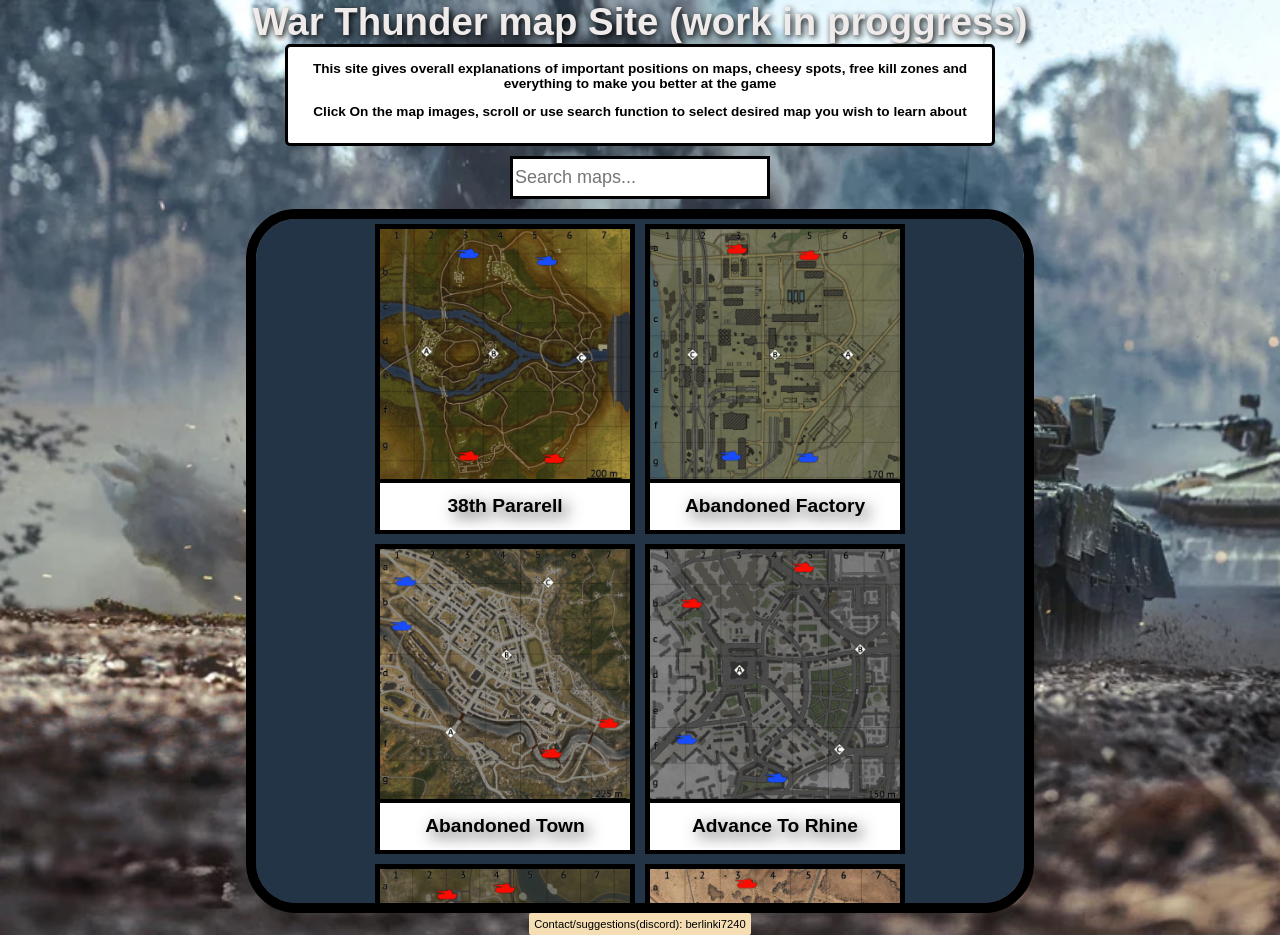
<file: index.html>
<!DOCTYPE html>
<html lang="en">
<head>
    <meta charset="UTF-8">
    <meta name="viewport" content="width=device-width, initial-scale=1.0">
    <title>WT Map info</title>
    <link rel="stylesheet" href="style.css">
</head>
<body>
    <header>
        <h1>War Thunder map Site (work in proggress)</h1>
        
    </header>
    <nav><p>This site gives overall explanations of important positions on maps, cheesy spots, free kill zones and everything to make you better at the game</p>
        <p>Click On the map images, scroll or use search function to select desired map you wish to learn about</p>
    </nav>
    <div id="searchDiv">
        <input type="text" id="searchInput" placeholder="Search maps..." onkeyup="searchMaps()">
        <script>
    function searchMaps() {
    const input = document.getElementById('searchInput').value.toLowerCase();
    const cards = document.querySelectorAll('.flexbox');

    cards.forEach(card => {
        const heading = card.querySelector('h1, h2, h3').textContent.toLowerCase();
        if (heading.includes(input)) {
            card.style.display = 'block';
        } else {
            card.style.display = 'none';
        }
    });
}

        </script>
        </div>
    <div id="wrapper">
        <main>
            <a href="guides\38th\38th.html">
            <div class="flexbox">
                <img src="images/38thPararrel.png" alt="38thPararrel">
                <h1>38th Pararell</h1>
            </div>
            </a>
            <a href="">
            <div class="flexbox">
                <img src="images/AbandonedFactory.png" alt="AbandonedFactory">
                <h1>Abandoned Factory</h1>
            </div>
            </a>
            <a href="">
            <div class="flexbox">
                <img src="images/AbandonedTown.png" alt="AbandonedTown">
                <h1>Abandoned Town</h1>
            </div>
            </a>
            <a href="">
            <div class="flexbox">
                <img src="images/AdvanceToRhine.png" alt="AdvanceToRhine">
                <h1>Advance To Rhine</h1>
            </div>
            </a>
            <a href="">
            <div class="flexbox">
                <img src="images/Alaska.png" alt="Alaska">
                <h1>Alaska</h1>
            </div>
            </a>
            <a href="">
            <div class="flexbox">
                <img src="images/AmericanDesert.png" alt="AmericanDeser">
                <h1>American Desert</h1>
            </div>
            </a>
            <a href="">
            <div class="flexbox">
                <img src="images/AralSea.png" alt="AralSea">
                <h1>Aral Sea</h1>
            </div>
            </a>
            <a href="">
            <div class="flexbox">
                <img src="images/ArcticPier.png" alt="ArcticPier"> 
                <h1>Arctic Pier</h1>
            </div>
            </a>
            <a href="">
            <div class="flexbox">
                <img src="images/ArcticPolarBase.png" alt="ArcticPolarBase">
                <h1>Arctic Polar Base</h1>
            </div>
            </a>
            <a href="">
            <div class="flexbox">
                <img src="images/Ardenes1.png" alt="Ardenes1">
                <h1>Ardenes #1</h1>
            </div>
            </a>
            <a href="">
            <div class="flexbox">
                <img src="images/Ardenes2.png" alt="Ardenes2">
                <h1>Ardenes #2</h1>
            </div>
            </a>
            <a href="">
            <div class="flexbox">
                <img src="images/AshRIver.png" alt="AshRIver">
                <h1>Ash River</h1>
            </div>
            </a>
            <a href="">
            <div class="flexbox">
                <img src="images/Attica.png" alt="Attica">
                <h1>Attica</h1>
            </div>
            </a>
            <a href="">
            <div class="flexbox">
                <img src="images/Berlin.png" alt="Berlin">
                <h1>Berlin</h1>
            </div>
            </a>
            <a href="">
            <div class="flexbox">
                <img src="images/Breslau.png" alt="Breslau">
                <h1>Breslau</h1>
            </div>
            </a>
            <a href="">
            <div class="flexbox">
                <img src="images/Campania.png" alt="Campania">
                <h1>Campania</h1>
            </div>
            </a>
            <a href="">
            <div class="flexbox">
                <img src="images/CargoPort.png" alt="CargoPort">
                <h1>Caego Port</h1>
            </div>
            </a>
            <a href="">
            <div class="flexbox">
                <img src="images/Carpatians.png" alt="Carpatians">
                <h1>Carpatians</h1>
            </div>
            </a>
            <a href="">
            <div class="flexbox">
                <img src="images/EasternEurope.png" alt="EasternEurope">
                <h1>Easter Europe</h1>
            </div>
            </a>
            <a href="">
            <div class="flexbox">
                <img src="images/EuropeanProvince.png" alt="EuropeanProvince">
                <h1>European Province</h1>
            </div>
            </a>
            <a href="">
            <div class="flexbox">
                <img src="images/FieldsOfNormandy.png" alt="FieldsOfNormandy">
                <h1>Fields Of Normandy</h1>
            </div>
            </a>
            <a href="">
            <div class="flexbox">
                <img src="images/FieldsOfPoland.png" alt="FieldsOfPoland">
                <h1>Fields Of Poland</h1>
            </div>
            </a>
            <a href="">
            <div class="flexbox">
                <img src="images/Finland.png" alt="Finland">
                <h1>Finland</h1>
            </div>
            </a>
            <a href="">
            <div class="flexbox">
                <img src="images/FireArc1.png" alt="FireArc1">
                <h1>Fire Arc #1</h1>
            </div>
            </a>
            <a href="">
            <div class="flexbox">
                <img src="images/FireArc2.png" alt="FireArc2">
                <h1>Fire Arc #2</h1>
            </div>
            </a>
            <a href="">
            <div class="flexbox">
                <img src="images/Flanders.png" alt="Flanders">
                <h1>Flanders</h1>
            </div>
            </a>
            <a href="">
            <div class="flexbox">
                <img src="images/FrozenPass.png" alt="FrozenPass">
                <h1>Frozen Pass</h1>
            </div>
            </a>
            <a href="">
            <div class="flexbox">
                <img src="images/Fulda1.png" alt="Fulda1">
                <h1>Fulda #1</h1>
            </div>
            </a>
            <a href="">
            <div class="flexbox">
                <img src="images/Fulda2.png" alt="Fulda2">
                <h1>Fulda #2</h1>
            </div>
            </a>
            <a href="">
            <div class="flexbox">
                <img src="images/GerForest1.png" alt="GerForest1">
                <h2>Battle of Hurtgen Forest #1</h2>
            </div>
            </a>
            <a href="">
            <div class="flexbox">
                <img src="images/GerForest2.png" alt="GerForest2">
                <h2>Battle of Hurtgen Forest #2</h2>
            </div>
            </a>
            <a href="">
            <div class="flexbox">
                <img src="images/GoldenQuarry1.png" alt="GoldenQuarry1">
                <h1>Golden Quarry #1</h1>
            </div>
            </a>
            <a href="">
            <div class="flexbox">
                <img src="images/GoldenQuarry2.png" alt="GoldenQuarry2">
                <h1>Golden Quarry #2</h1>
            </div>
            </a>
            <a href="">
            <div class="flexbox">
                <img src="images/IberianCastle.png" alt="IberianCastle">
                <h1>Iberian Castle</h1>
            </div>
            </a>
            <a href="">
            <div class="flexbox">
                <img src="images/Japan.png" alt="Japan">
                <h1>Japan</h1>
            </div>
            </a>
            <a href="">
            <div class="flexbox">
                <img src="images/Jungle.png" alt="Jungle">
                <h1>Jungle</h1>
            </div>
            </a>
            <a href="">
            <div class="flexbox">
                <img src="images/Karelia.png" alt="Karelia">
                <h1>Karelia</h1>
            </div>
            </a>
            <a href="">
            <div class="flexbox">
                <img src="images/Kuban.png" alt="Kuban">
                <h1>Kuban</h1>
            </div>
            </a>
            <a href="">
            <div class="flexbox">
                <img src="images/MaginotLine1.png" alt="MaginotLine1">
                <h1>Maginot Line #1</h1>
            </div>
            </a>
            <a href="">
            <div class="flexbox">
                <img src="images/MaginotLine2.png" alt="MaginotLine2">
                <h1>Maginot Line #2</h1>
            </div>
            </a>
            <a href="">
            <div class="flexbox">
                <img src="images/MiddleEast.png" alt="MiddleEast">
                <h1>Middle East</h1>
            </div>
            </a>
            <a href="">
            <div class="flexbox">
                <img src="images/Mozdok1.png" alt="Mozdok1">
                <h1>Mozdok #1</h1>
            </div>
            </a>
            <a href="">
            <div class="flexbox">
                <img src="images/Mozdok2.png" alt="Mozdok2">
                <h1>Mozdok #2</h1>
            </div>
            </a>
            <a href="">
            <div class="flexbox">
                <img src="images/Normandy.png" alt="Normandy">
                <h1>Normandy</h1>
            </div>
            </a>
            <a href="">
            <div class="flexbox">
                <img src="images/NorthHolland1.png" alt="NorthHolland1">
                <h1>North Holland #1</h1>
            </div>
            </a>
            <a href="">
            <div class="flexbox">
                <img src="images/NorthHolland2.png" alt="NorthHolland2">
                <h1>North Holland #2</h1>
            </div>
            </a>
            <a href="">
            <div class="flexbox">
                <img src="images/Poland.png" alt="Poland">
                <h1>Poland</h1>
            </div>
            </a>
            <a href="">
            <div class="flexbox">
                <img src="images/Pradesh1.png" alt="Pradesh1">
                <h1>Pradesh #1</h1>
            </div>
            </a>
            <a href="">
            <div class="flexbox">
                <img src="images/Pradesh2.png" alt="Pradesh2">
                <h1>Pradesh #2</h1>
            </div>
            </a>
            <a href="">
            <div class="flexbox">
                <img src="images/RedDesert.png" alt="RedDesert">
                <h1>Red Desert</h1>
            </div>
            </a>
            <a href="">
            <div class="flexbox">
                <img src="images/SandsOfSInai.png" alt="SandsOfSInai">
                <h1>Sands Of Sinai</h1>
            </div>
            </a>
            <a href="">
            <div class="flexbox">
                <img src="images/SecondBattleOf.png" alt="SecondBattleOf">
                <h3>Second Battle of El Alamein #1</h3>
            </div>
            </a>
            <a href="">
            <div class="flexbox">
                <img src="images/SecondBattleOf2.png" alt="SecondBattleOf2">
                <h3>Second Battle of El Alamein #2</h3>
            </div>
            </a>
            <a href="">
            <div class="flexbox">
                <img src="images/Seversk.png" alt="Seversk">
                <h1>Seversk</h1>
            </div>
            </a>
            <a href="">
            <div class="flexbox">
                <img src="images/Sinai.png" alt="Sinai">
                <h1>Sinai</h1>
            </div>
            </a>
            <a href="">
            <div class="flexbox">
                <img src="images/SorroundingsOfVOlokolamsk.png" alt="SorroundingsOfVOlokolamsk">
                <h3>Sorroundings Of Volokolamsk</h3>
            </div>
            </a>
            <a href="">
            <div class="flexbox">
                <img src="images/SpacePort.png" alt="SpacePort">
                <h1>Space Port</h1>
            </div>
            </a>
            <a href="">
            <div class="flexbox">
                <img src="images/Stalingrad.png" alt="Stalingrad">
                <h1>Stalingrad</h1>
            </div>
            </a>
            <a href="">
            <div class="flexbox">
                <img src="images/SunCity.png" alt="SunCity">
                <h1>Sun City</h1>
            </div>
            </a>
            <a href="">
            <div class="flexbox">
                <img src="images/Sweden.png" alt="Sweden">
                <h1>Sweden</h1>
            </div>
            </a>
            <a href="">
            <div class="flexbox">
                <img src="images/TestSite.png" alt="TestSite">
                <h1>Test Site</h1>
            </div>
            </a>
            <a href="">
            <div class="flexbox">
                <img src="images/Tunesia1.png" alt="Tunesia1">
                <h1>Tunesia #1</h1>
            </div>
            </a>
            <a href="">
            <div class="flexbox">
                <img src="images/Tunesia2.png" alt="Tunesia2">
                <h1>Tunesia #2</h1>
            </div>
            </a>
            <a href="">
            <div class="flexbox">
                <img src="images/Vietnam1.png" alt="Vietnam1">
                <h1>Vietnam #1</h1>
            </div>
            </a>
            <a href="">
            <div class="flexbox">
                <img src="images/Vietnam2.png" alt="Vietnam2">
                <h1>Vietnam #2</h1>
            </div>
            </a>
            <a href="">
            <div class="flexbox">
                <img src="images/Volokolamsk.png" alt="Volokolamsk">
                <h1>Volokolamsk</h1>
            </div>
            </a>
    </main>
    </div>
    <footer>Contact/suggestions(discord): berlinki7240 </footer>
    
</body>
</html>
</file>
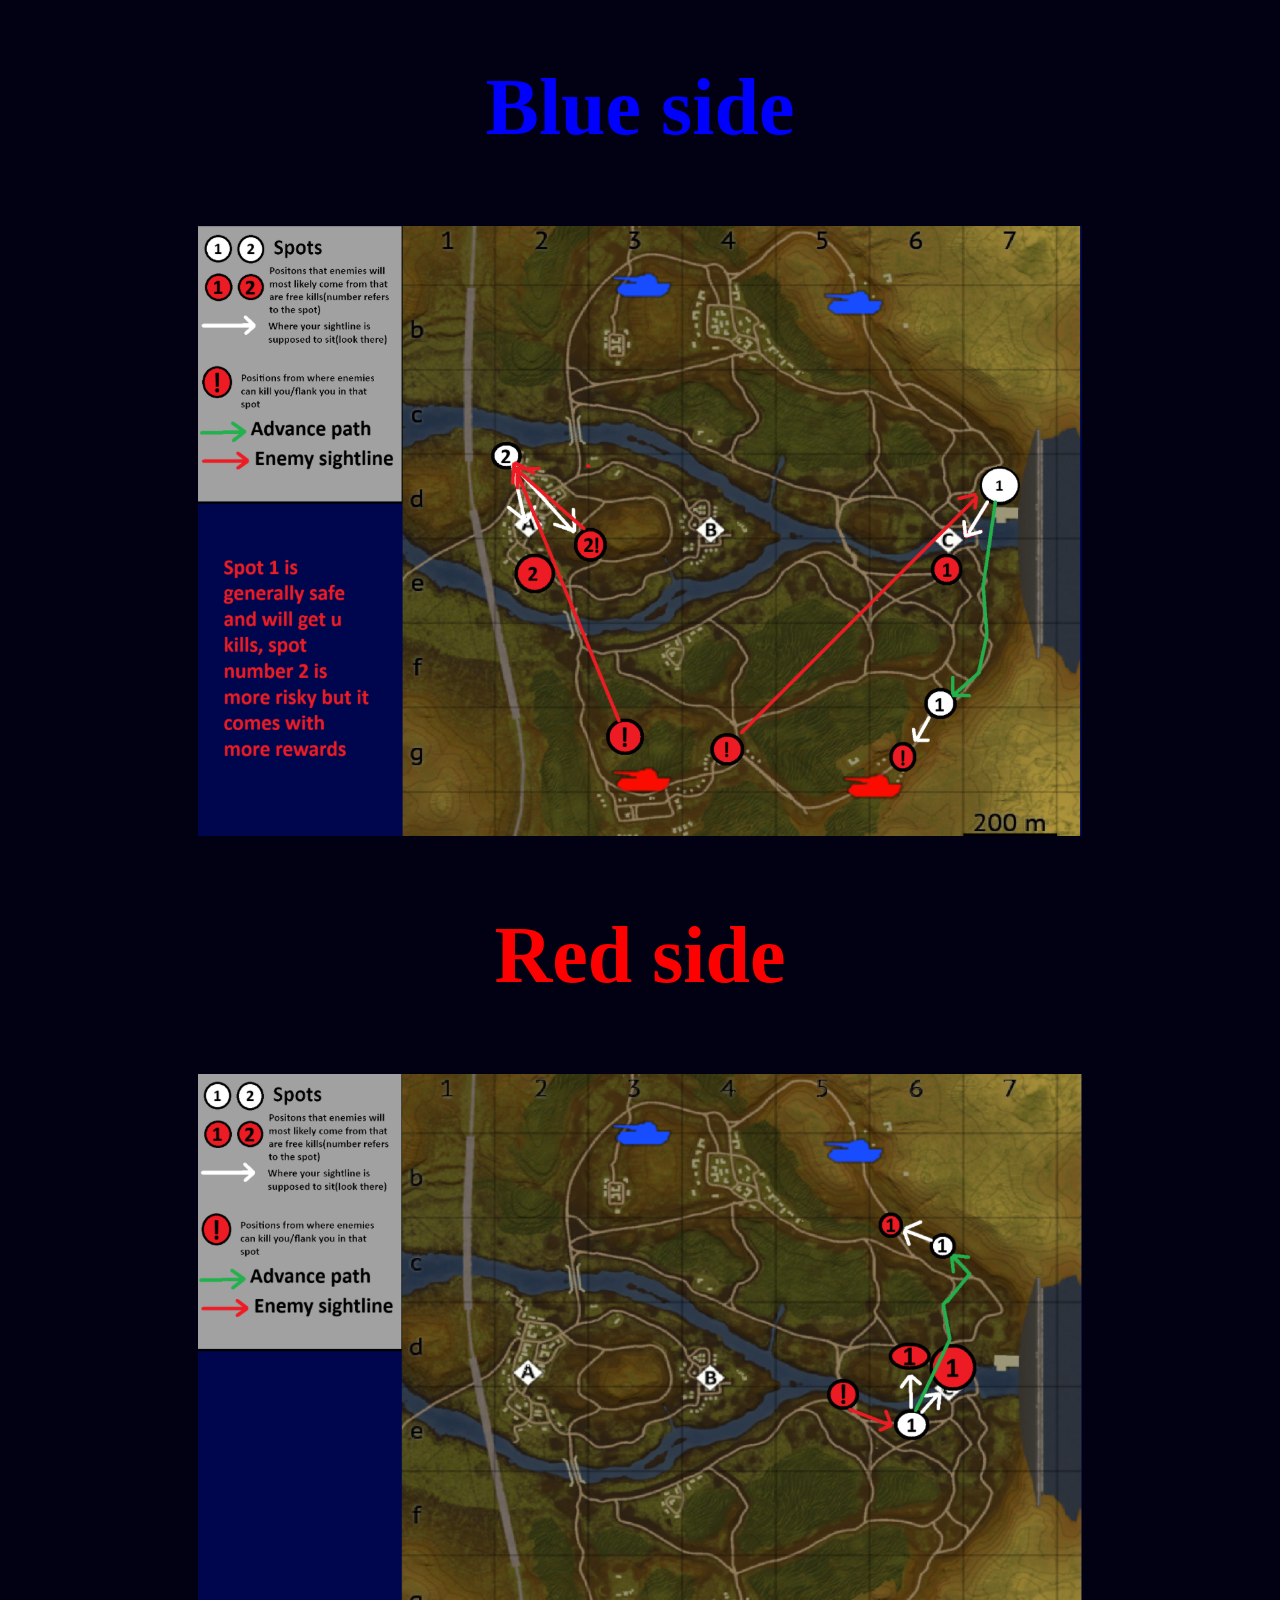
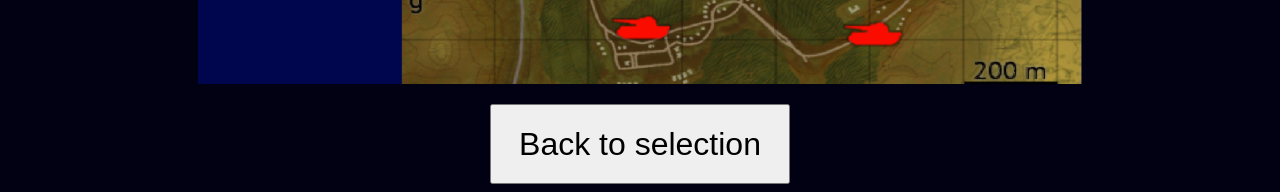
<file: guides/38th/38th.html>
<!DOCTYPE html>
<html lang="en">
<head>
    <meta charset="UTF-8">
    <meta name="viewport" content="width=device-width, initial-scale=1.0">
    <title>38thPararrel</title>
    <link rel="stylesheet" href="guides.css">
</head>
<body>
    <h1 id="blue">Blue side</h1>
   <img src="image.png">
   <h1 id="red">Red side</h1>
   <img src="red.png">
   <a href="../../index.html"><button>Back to selection</button></a>
</body>
</html>
</file>
<file: style.css>
*{
    font-family: Verdana, Geneva, Tahoma, sans-serif;
}
img{
    width: 250px;
    height: 250px;
}
main{
    display: flex;
    flex-wrap: wrap;
    justify-content: center;
    width: 100%;
    height: 100%;
    background-color: #243447;
    overflow: auto;
}

.flexbox{
    height: 300px;
    margin: 5px;
    border: 5px solid black;
    background-color: black;
}
h1,h2,h3{
    text-align: center;
    font-size: larger;
}
body{
    display: flex;
    flex-direction: column;
    align-items: center;
    background-image: url("images/gojda.png");
    background-size: cover;
    margin: 0px;
    padding: 0px;
}

.flexbox h2,h3{
    font-size: 70%;
}
nav{
    color: black;
    margin-bottom: 10px;
    font-size: 85%;
    font-weight: 700;
    border: 3px solid black;
    background-color: white;
    margin-top: 0px;
    padding-top: 0px;
    padding-bottom: 10px;
    border-radius: 5px;
    text-align: center;
    width: 55%;
    height: 10%;
}
header{
    color: rgb(240, 235, 235);;
    font-size: xx-large;
    text-shadow: 2px 2px 6px rgba(0, 0, 0, 1);
}
#wrapper{
    width: 60%;
    height: 684px;
    border: 10px solid black;
    border-radius: 50px;
    overflow: hidden;
}
footer{
    background-color: wheat;
    border: 5px solid wheat;
    border-radius: 2px;
    font-size: 70%;
}

main h1,h2,h3{
    background-color: white;
    height: 35px;
    margin: auto;
    padding-top: 12px;
       text-shadow: 5px 5px 15px rgba(0, 0, 0, 0.8);
}
h3,h2{
    font-size: 80%;
}

h1{
    padding: 0px;
    margin: 0px;
}

#searchDiv{
    text-align: center;
    font-size: larger;
    padding-bottom: 10px;

}
input{
    width: 250px;
    height: 35px;
    font-size: large;
    border: 3px solid black;
}
#searchDiv p{
    color: white;
    text-shadow: 2px 2px 6px rgba(0, 0, 0, 1);
}
a{
    color: black;
    text-decoration: none;
}
.flexbox {
    transition: 0.2s,0.2s;  
    cursor: pointer;
}
.flexbox:hover {
    transform: scale(1.05);
    box-shadow: 0 8px 25px rgba(0, 0, 0, 0.5);
}
</file>
<file: guides/38th/guides.css>
img{
    
    max-width: 70%;
    
}

body{
    background-color: rgb(2, 1, 19);
    display: flex;
    flex-direction: column;
    align-items: center;
}
h1{
    color: white;
    font-size: 500%;
    text-align: center;
}
img{
    justify-content: center;
    margin: 20px;
}
#blue{
    color: blue;
}
#red{
    color: red;
}
button{
    width: 300px;
    height: 80px;
    font-size: 200%;
}
</file>
